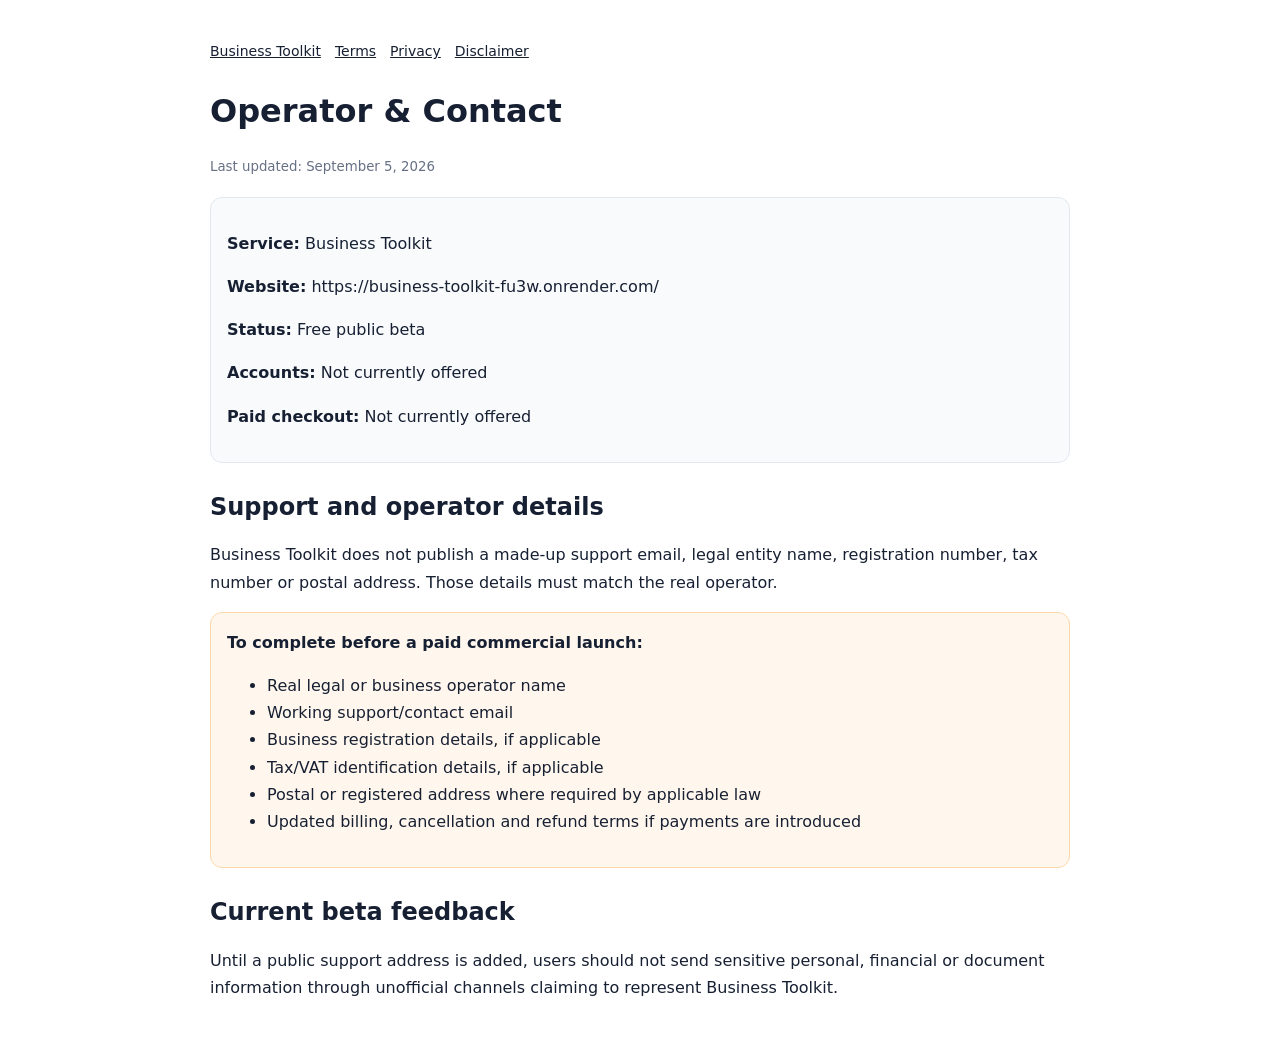
<file: contact.html>
<!doctype html>
<html lang="en">
<head>
  <meta charset="utf-8">
  <meta name="viewport" content="width=device-width,initial-scale=1">
  <meta name="robots" content="index,follow">
  <title>Operator & Contact — Business Toolkit</title>
  <meta name="description" content="Current operator and contact status for the Business Toolkit public beta.">
  <style>
    body{font-family:system-ui,-apple-system,Segoe UI,sans-serif;max-width:860px;margin:40px auto;padding:0 20px;line-height:1.7;color:#172033}
    a{color:#172033}h1,h2{line-height:1.2}h2{margin-top:30px}small{color:#667085}.box{background:#f8fafc;border:1px solid #e3e8ef;border-radius:12px;padding:16px;margin:18px 0}.todo{background:#fff7ed;border:1px solid #fed7aa;border-radius:12px;padding:16px}
    nav{display:flex;gap:14px;flex-wrap:wrap;margin-bottom:28px;font-size:14px}
  </style>
</head>
<body>
  <nav><a href="/">Business Toolkit</a><a href="terms.html">Terms</a><a href="privacy.html">Privacy</a><a href="disclaimer.html">Disclaimer</a></nav>
  <h1>Operator & Contact</h1>
  <small>Last updated: September 5, 2026</small>

  <div class="box">
    <p><strong>Service:</strong> Business Toolkit</p>
    <p><strong>Website:</strong> https://business-toolkit-fu3w.onrender.com/</p>
    <p><strong>Status:</strong> Free public beta</p>
    <p><strong>Accounts:</strong> Not currently offered</p>
    <p><strong>Paid checkout:</strong> Not currently offered</p>
  </div>

  <h2>Support and operator details</h2>
  <p>Business Toolkit does not publish a made-up support email, legal entity name, registration number, tax number or postal address. Those details must match the real operator.</p>

  <div class="todo">
    <strong>To complete before a paid commercial launch:</strong>
    <ul>
      <li>Real legal or business operator name</li>
      <li>Working support/contact email</li>
      <li>Business registration details, if applicable</li>
      <li>Tax/VAT identification details, if applicable</li>
      <li>Postal or registered address where required by applicable law</li>
      <li>Updated billing, cancellation and refund terms if payments are introduced</li>
    </ul>
  </div>

  <h2>Current beta feedback</h2>
  <p>Until a public support address is added, users should not send sensitive personal, financial or document information through unofficial channels claiming to represent Business Toolkit.</p>
</body>
</html>
</file>
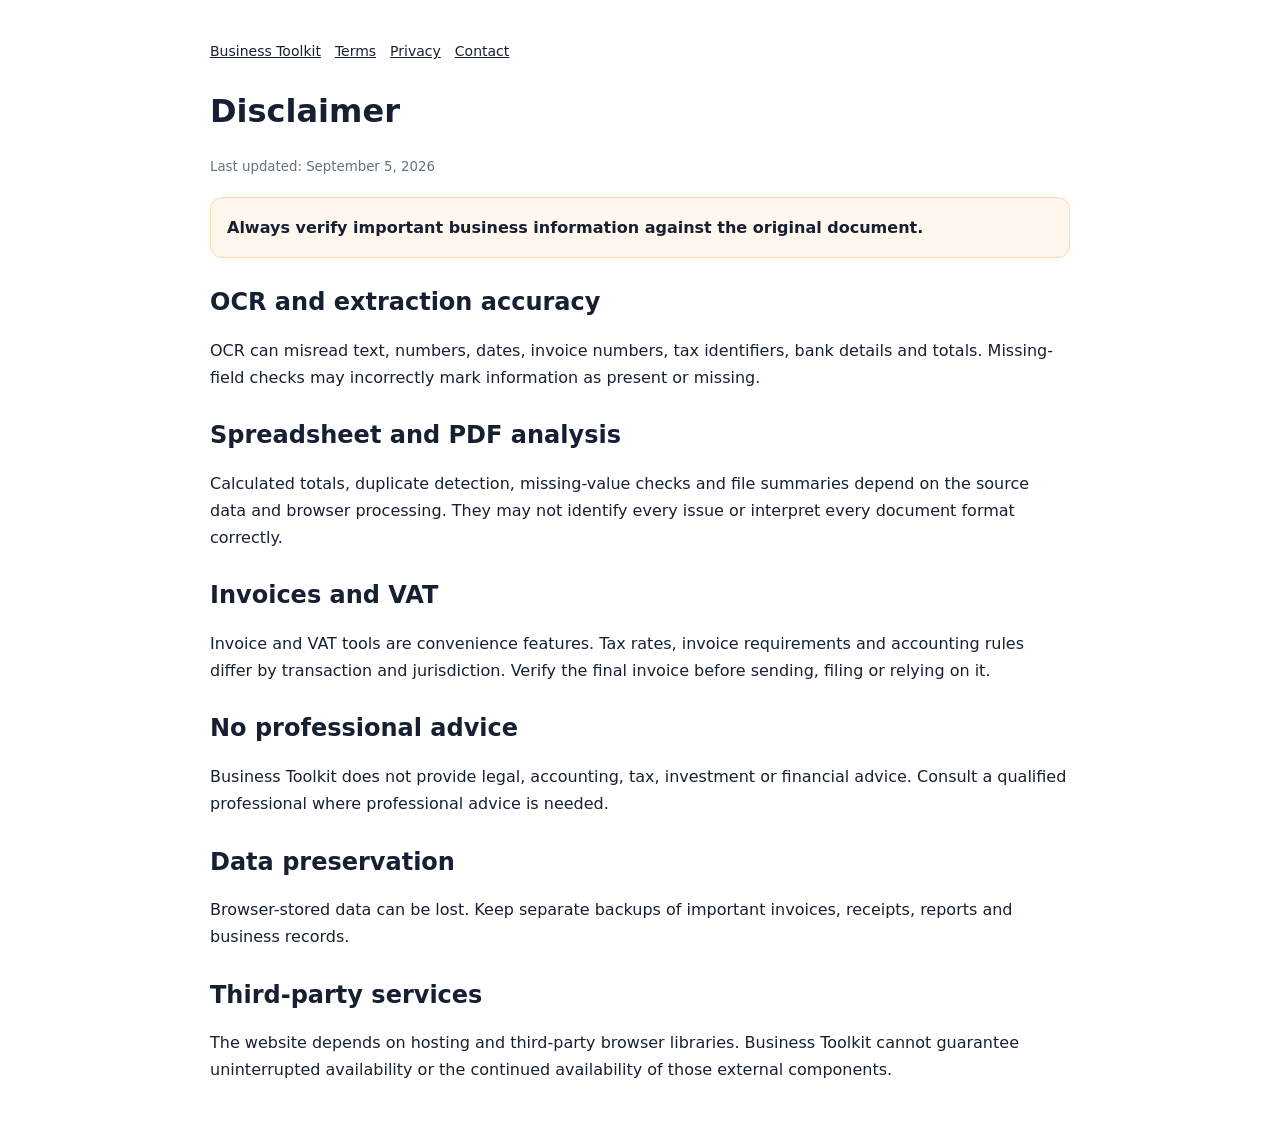
<file: disclaimer.html>
<!doctype html>
<html lang="en">
<head>
  <meta charset="utf-8">
  <meta name="viewport" content="width=device-width,initial-scale=1">
  <meta name="robots" content="index,follow">
  <title>Disclaimer — Business Toolkit</title>
  <meta name="description" content="Important accuracy, OCR, tax, accounting and financial disclaimers for Business Toolkit.">
  <style>
    body{font-family:system-ui,-apple-system,Segoe UI,sans-serif;max-width:860px;margin:40px auto;padding:0 20px;line-height:1.7;color:#172033}
    a{color:#172033}h1,h2{line-height:1.2}h2{margin-top:30px}small{color:#667085}.warn{background:#fff7ed;border:1px solid #fed7aa;border-radius:12px;padding:16px;margin:18px 0}
    nav{display:flex;gap:14px;flex-wrap:wrap;margin-bottom:28px;font-size:14px}
  </style>
</head>
<body>
  <nav><a href="/">Business Toolkit</a><a href="terms.html">Terms</a><a href="privacy.html">Privacy</a><a href="contact.html">Contact</a></nav>
  <h1>Disclaimer</h1>
  <small>Last updated: September 5, 2026</small>

  <div class="warn"><strong>Always verify important business information against the original document.</strong></div>

  <h2>OCR and extraction accuracy</h2>
  <p>OCR can misread text, numbers, dates, invoice numbers, tax identifiers, bank details and totals. Missing-field checks may incorrectly mark information as present or missing.</p>

  <h2>Spreadsheet and PDF analysis</h2>
  <p>Calculated totals, duplicate detection, missing-value checks and file summaries depend on the source data and browser processing. They may not identify every issue or interpret every document format correctly.</p>

  <h2>Invoices and VAT</h2>
  <p>Invoice and VAT tools are convenience features. Tax rates, invoice requirements and accounting rules differ by transaction and jurisdiction. Verify the final invoice before sending, filing or relying on it.</p>

  <h2>No professional advice</h2>
  <p>Business Toolkit does not provide legal, accounting, tax, investment or financial advice. Consult a qualified professional where professional advice is needed.</p>

  <h2>Data preservation</h2>
  <p>Browser-stored data can be lost. Keep separate backups of important invoices, receipts, reports and business records.</p>

  <h2>Third-party services</h2>
  <p>The website depends on hosting and third-party browser libraries. Business Toolkit cannot guarantee uninterrupted availability or the continued availability of those external components.</p>
</body>
</html>
</file>
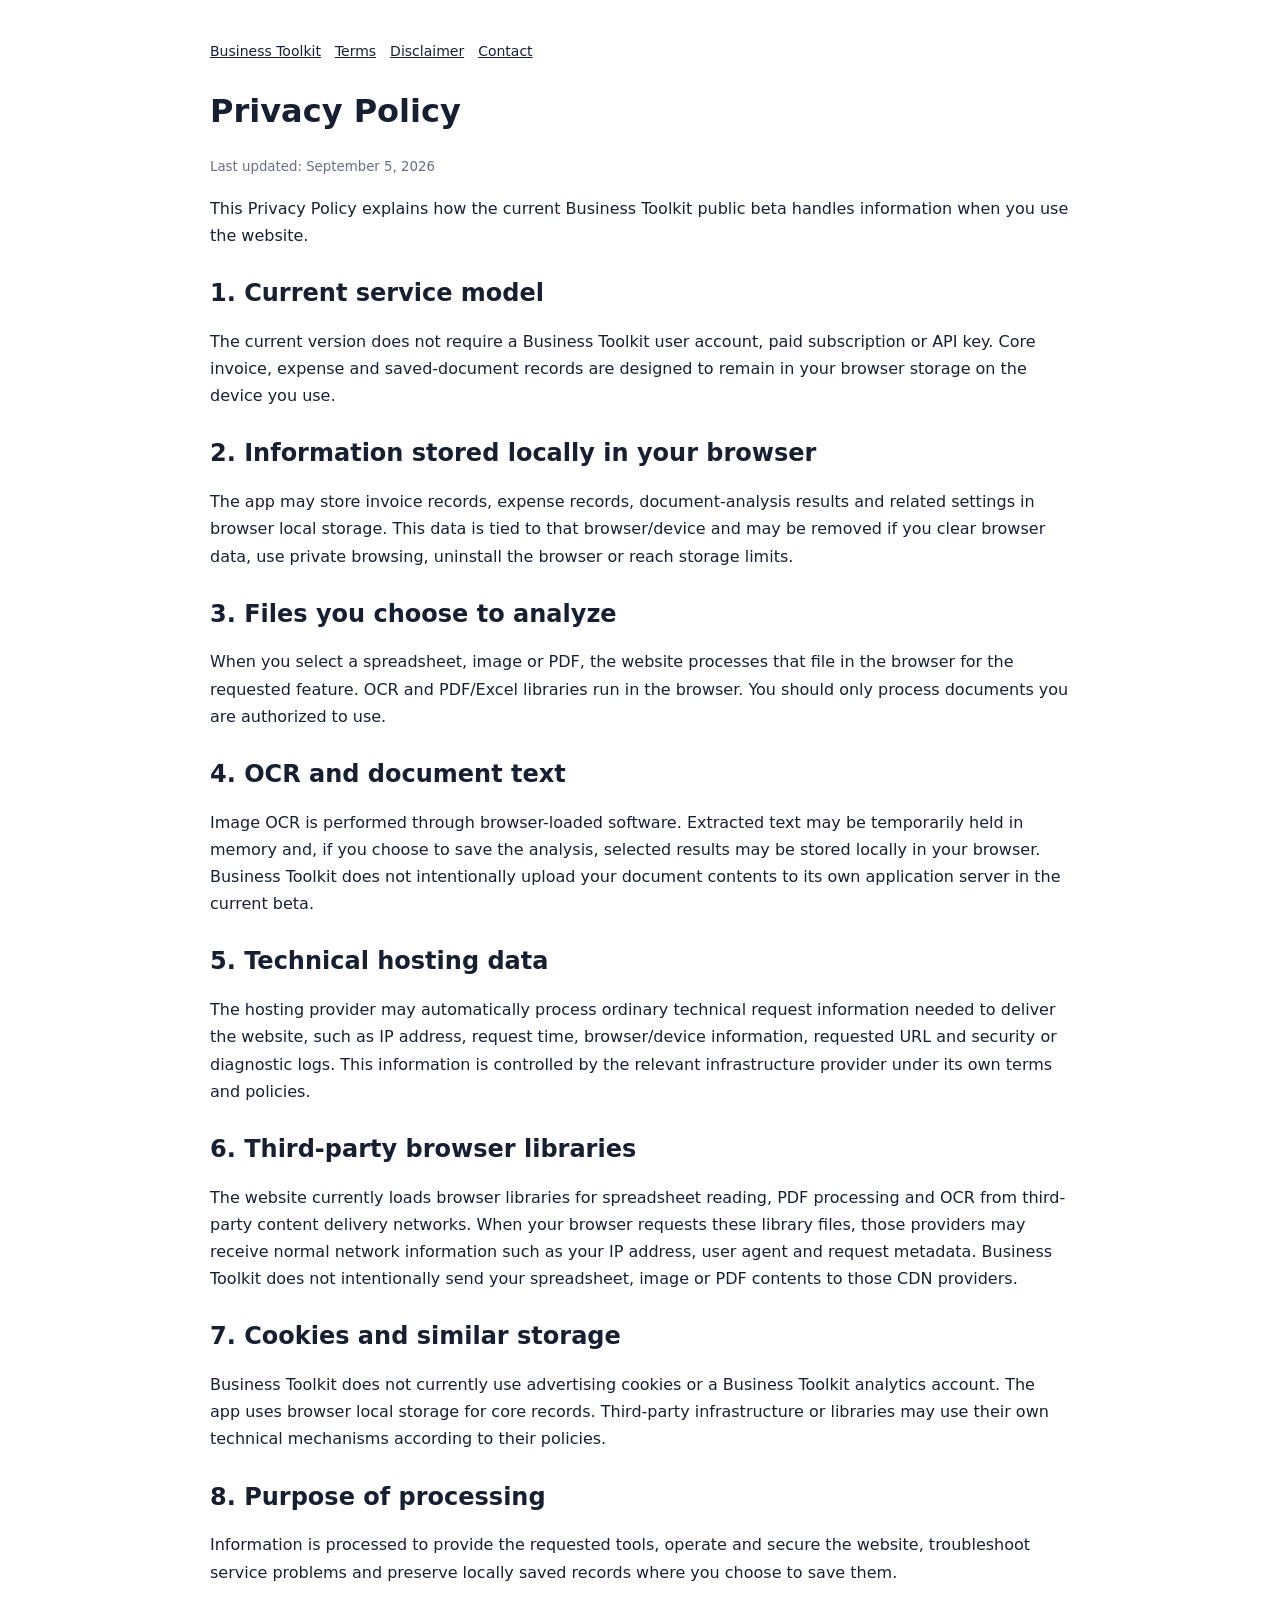
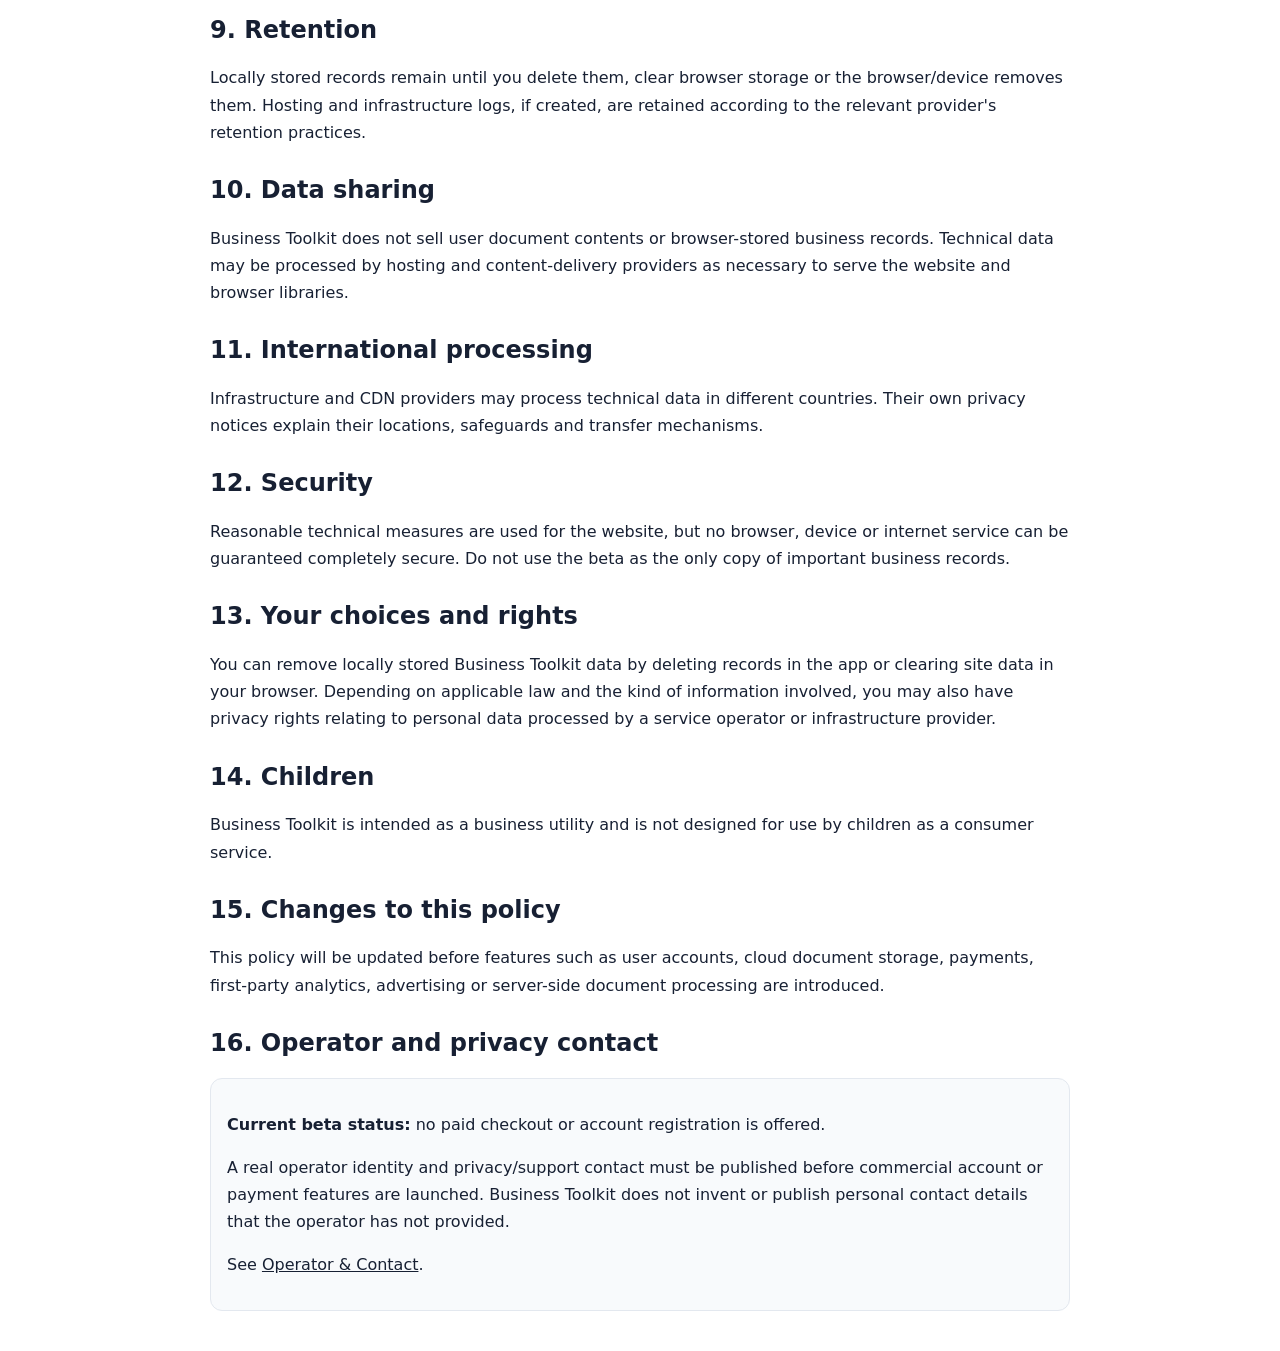
<file: privacy.html>
<!doctype html>
<html lang="en">
<head>
  <meta charset="utf-8">
  <meta name="viewport" content="width=device-width,initial-scale=1">
  <meta name="robots" content="index,follow">
  <title>Privacy Policy — Business Toolkit</title>
  <meta name="description" content="Privacy Policy for Business Toolkit covering local browser storage, uploaded files, OCR, hosting logs and third-party browser libraries.">
  <style>
    body{font-family:system-ui,-apple-system,Segoe UI,sans-serif;max-width:860px;margin:40px auto;padding:0 20px;line-height:1.7;color:#172033}
    a{color:#172033}h1,h2{line-height:1.2}h2{margin-top:30px}small,.muted{color:#667085}.box{background:#f8fafc;border:1px solid #e3e8ef;border-radius:12px;padding:16px;margin:18px 0}
    nav{display:flex;gap:14px;flex-wrap:wrap;margin-bottom:28px;font-size:14px}
  </style>
</head>
<body>
  <nav><a href="/">Business Toolkit</a><a href="terms.html">Terms</a><a href="disclaimer.html">Disclaimer</a><a href="contact.html">Contact</a></nav>
  <h1>Privacy Policy</h1>
  <small>Last updated: September 5, 2026</small>

  <p>This Privacy Policy explains how the current Business Toolkit public beta handles information when you use the website.</p>

  <h2>1. Current service model</h2>
  <p>The current version does not require a Business Toolkit user account, paid subscription or API key. Core invoice, expense and saved-document records are designed to remain in your browser storage on the device you use.</p>

  <h2>2. Information stored locally in your browser</h2>
  <p>The app may store invoice records, expense records, document-analysis results and related settings in browser local storage. This data is tied to that browser/device and may be removed if you clear browser data, use private browsing, uninstall the browser or reach storage limits.</p>

  <h2>3. Files you choose to analyze</h2>
  <p>When you select a spreadsheet, image or PDF, the website processes that file in the browser for the requested feature. OCR and PDF/Excel libraries run in the browser. You should only process documents you are authorized to use.</p>

  <h2>4. OCR and document text</h2>
  <p>Image OCR is performed through browser-loaded software. Extracted text may be temporarily held in memory and, if you choose to save the analysis, selected results may be stored locally in your browser. Business Toolkit does not intentionally upload your document contents to its own application server in the current beta.</p>

  <h2>5. Technical hosting data</h2>
  <p>The hosting provider may automatically process ordinary technical request information needed to deliver the website, such as IP address, request time, browser/device information, requested URL and security or diagnostic logs. This information is controlled by the relevant infrastructure provider under its own terms and policies.</p>

  <h2>6. Third-party browser libraries</h2>
  <p>The website currently loads browser libraries for spreadsheet reading, PDF processing and OCR from third-party content delivery networks. When your browser requests these library files, those providers may receive normal network information such as your IP address, user agent and request metadata. Business Toolkit does not intentionally send your spreadsheet, image or PDF contents to those CDN providers.</p>

  <h2>7. Cookies and similar storage</h2>
  <p>Business Toolkit does not currently use advertising cookies or a Business Toolkit analytics account. The app uses browser local storage for core records. Third-party infrastructure or libraries may use their own technical mechanisms according to their policies.</p>

  <h2>8. Purpose of processing</h2>
  <p>Information is processed to provide the requested tools, operate and secure the website, troubleshoot service problems and preserve locally saved records where you choose to save them.</p>

  <h2>9. Retention</h2>
  <p>Locally stored records remain until you delete them, clear browser storage or the browser/device removes them. Hosting and infrastructure logs, if created, are retained according to the relevant provider's retention practices.</p>

  <h2>10. Data sharing</h2>
  <p>Business Toolkit does not sell user document contents or browser-stored business records. Technical data may be processed by hosting and content-delivery providers as necessary to serve the website and browser libraries.</p>

  <h2>11. International processing</h2>
  <p>Infrastructure and CDN providers may process technical data in different countries. Their own privacy notices explain their locations, safeguards and transfer mechanisms.</p>

  <h2>12. Security</h2>
  <p>Reasonable technical measures are used for the website, but no browser, device or internet service can be guaranteed completely secure. Do not use the beta as the only copy of important business records.</p>

  <h2>13. Your choices and rights</h2>
  <p>You can remove locally stored Business Toolkit data by deleting records in the app or clearing site data in your browser. Depending on applicable law and the kind of information involved, you may also have privacy rights relating to personal data processed by a service operator or infrastructure provider.</p>

  <h2>14. Children</h2>
  <p>Business Toolkit is intended as a business utility and is not designed for use by children as a consumer service.</p>

  <h2>15. Changes to this policy</h2>
  <p>This policy will be updated before features such as user accounts, cloud document storage, payments, first-party analytics, advertising or server-side document processing are introduced.</p>

  <h2>16. Operator and privacy contact</h2>
  <div class="box">
    <p><strong>Current beta status:</strong> no paid checkout or account registration is offered.</p>
    <p>A real operator identity and privacy/support contact must be published before commercial account or payment features are launched. Business Toolkit does not invent or publish personal contact details that the operator has not provided.</p>
    <p>See <a href="contact.html">Operator & Contact</a>.</p>
  </div>
</body>
</html>
</file>
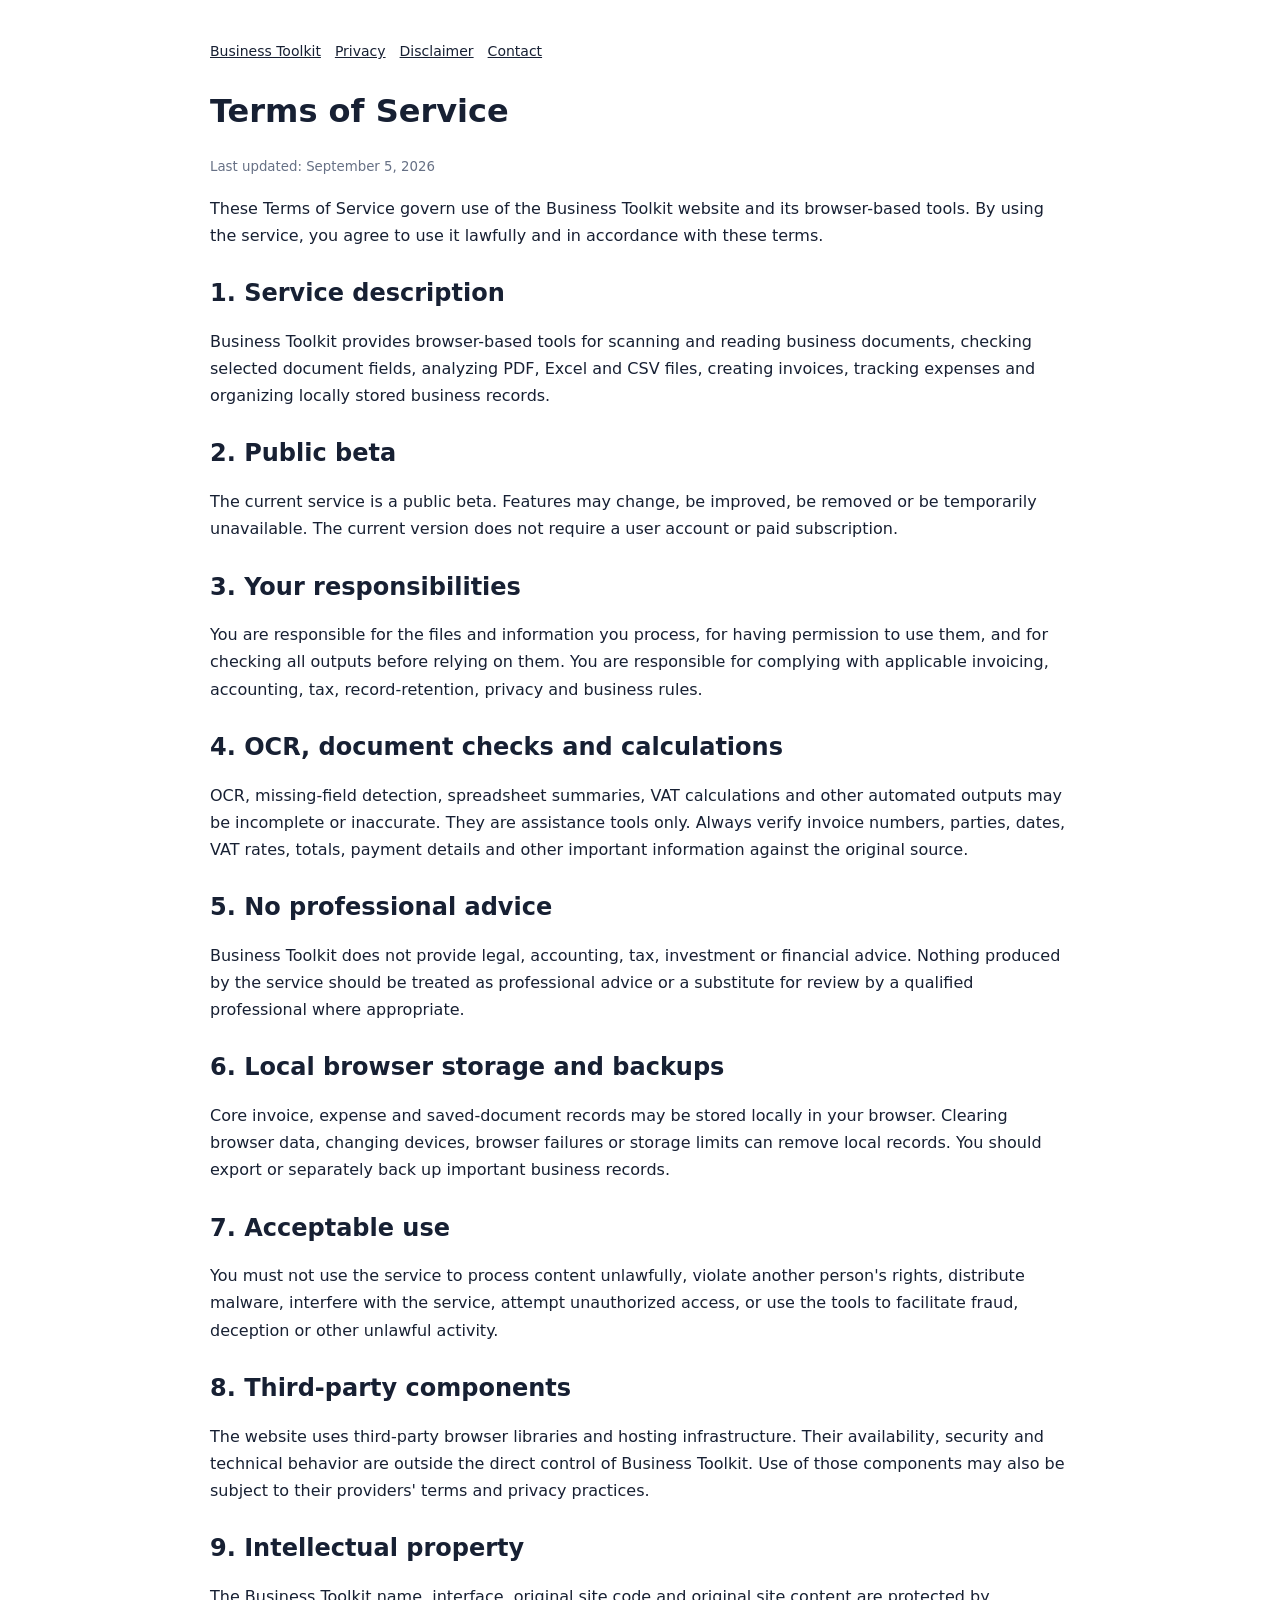
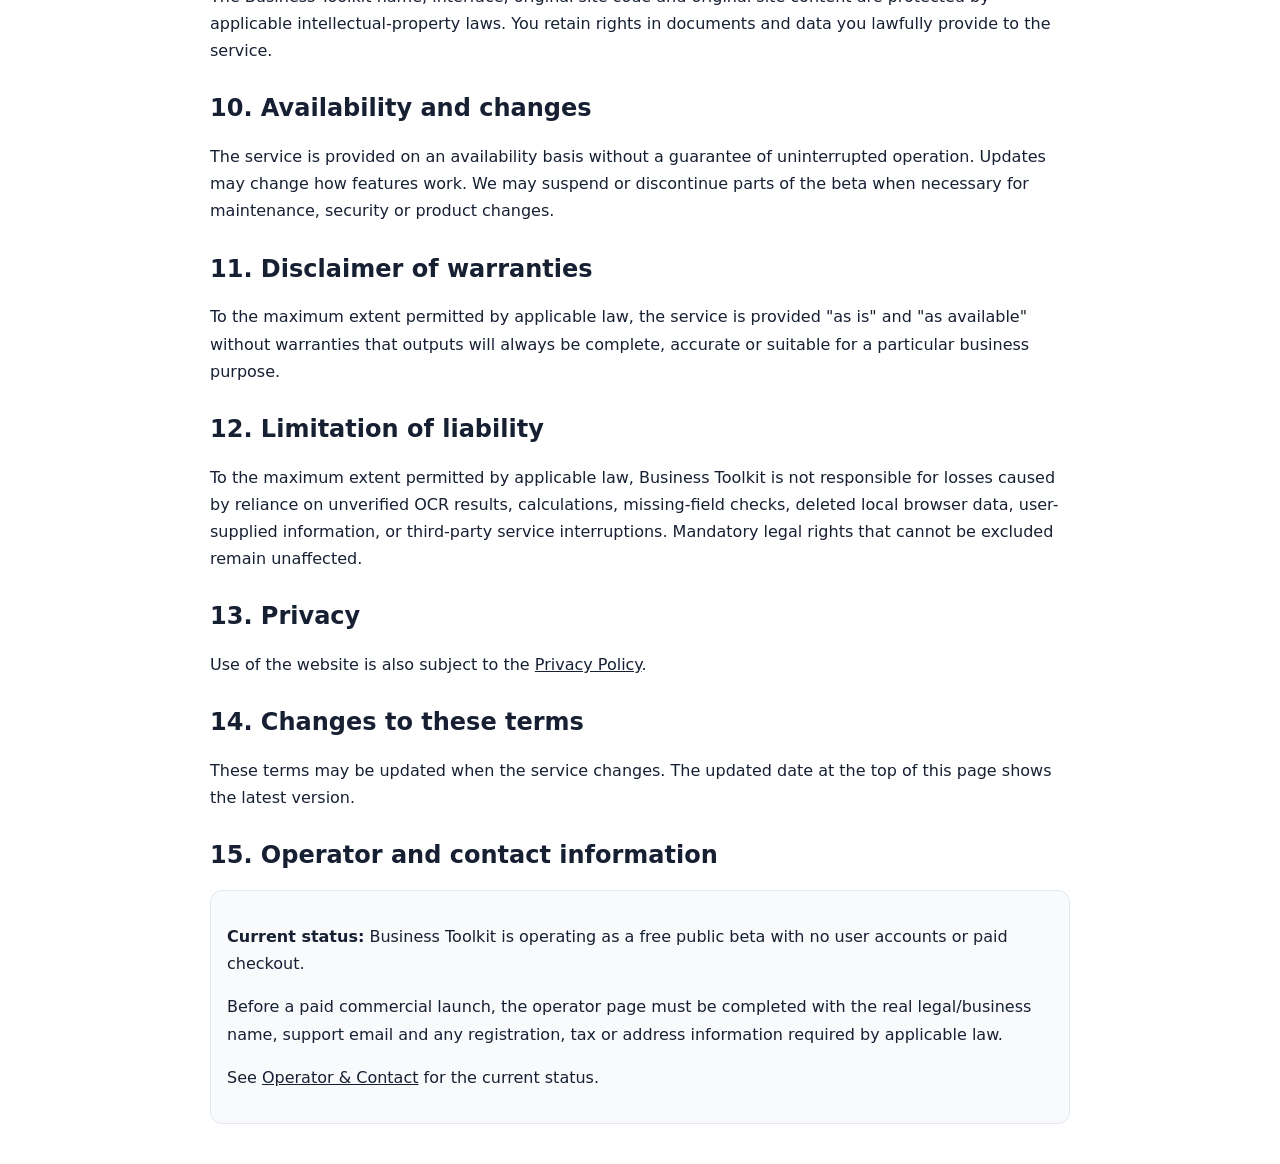
<file: terms.html>
<!doctype html>
<html lang="en">
<head>
  <meta charset="utf-8">
  <meta name="viewport" content="width=device-width,initial-scale=1">
  <meta name="robots" content="index,follow">
  <title>Terms of Service — Business Toolkit</title>
  <meta name="description" content="Terms of Service for Business Toolkit, including acceptable use, document accuracy, local storage and service limitations.">
  <style>
    body{font-family:system-ui,-apple-system,Segoe UI,sans-serif;max-width:860px;margin:40px auto;padding:0 20px;line-height:1.7;color:#172033}
    a{color:#172033}h1,h2{line-height:1.2}h2{margin-top:30px}small,.muted{color:#667085}.box{background:#f8fafc;border:1px solid #e3e8ef;border-radius:12px;padding:16px;margin:18px 0}
    nav{display:flex;gap:14px;flex-wrap:wrap;margin-bottom:28px;font-size:14px}
  </style>
</head>
<body>
  <nav><a href="/">Business Toolkit</a><a href="privacy.html">Privacy</a><a href="disclaimer.html">Disclaimer</a><a href="contact.html">Contact</a></nav>
  <h1>Terms of Service</h1>
  <small>Last updated: September 5, 2026</small>

  <p>These Terms of Service govern use of the Business Toolkit website and its browser-based tools. By using the service, you agree to use it lawfully and in accordance with these terms.</p>

  <h2>1. Service description</h2>
  <p>Business Toolkit provides browser-based tools for scanning and reading business documents, checking selected document fields, analyzing PDF, Excel and CSV files, creating invoices, tracking expenses and organizing locally stored business records.</p>

  <h2>2. Public beta</h2>
  <p>The current service is a public beta. Features may change, be improved, be removed or be temporarily unavailable. The current version does not require a user account or paid subscription.</p>

  <h2>3. Your responsibilities</h2>
  <p>You are responsible for the files and information you process, for having permission to use them, and for checking all outputs before relying on them. You are responsible for complying with applicable invoicing, accounting, tax, record-retention, privacy and business rules.</p>

  <h2>4. OCR, document checks and calculations</h2>
  <p>OCR, missing-field detection, spreadsheet summaries, VAT calculations and other automated outputs may be incomplete or inaccurate. They are assistance tools only. Always verify invoice numbers, parties, dates, VAT rates, totals, payment details and other important information against the original source.</p>

  <h2>5. No professional advice</h2>
  <p>Business Toolkit does not provide legal, accounting, tax, investment or financial advice. Nothing produced by the service should be treated as professional advice or a substitute for review by a qualified professional where appropriate.</p>

  <h2>6. Local browser storage and backups</h2>
  <p>Core invoice, expense and saved-document records may be stored locally in your browser. Clearing browser data, changing devices, browser failures or storage limits can remove local records. You should export or separately back up important business records.</p>

  <h2>7. Acceptable use</h2>
  <p>You must not use the service to process content unlawfully, violate another person's rights, distribute malware, interfere with the service, attempt unauthorized access, or use the tools to facilitate fraud, deception or other unlawful activity.</p>

  <h2>8. Third-party components</h2>
  <p>The website uses third-party browser libraries and hosting infrastructure. Their availability, security and technical behavior are outside the direct control of Business Toolkit. Use of those components may also be subject to their providers' terms and privacy practices.</p>

  <h2>9. Intellectual property</h2>
  <p>The Business Toolkit name, interface, original site code and original site content are protected by applicable intellectual-property laws. You retain rights in documents and data you lawfully provide to the service.</p>

  <h2>10. Availability and changes</h2>
  <p>The service is provided on an availability basis without a guarantee of uninterrupted operation. Updates may change how features work. We may suspend or discontinue parts of the beta when necessary for maintenance, security or product changes.</p>

  <h2>11. Disclaimer of warranties</h2>
  <p>To the maximum extent permitted by applicable law, the service is provided "as is" and "as available" without warranties that outputs will always be complete, accurate or suitable for a particular business purpose.</p>

  <h2>12. Limitation of liability</h2>
  <p>To the maximum extent permitted by applicable law, Business Toolkit is not responsible for losses caused by reliance on unverified OCR results, calculations, missing-field checks, deleted local browser data, user-supplied information, or third-party service interruptions. Mandatory legal rights that cannot be excluded remain unaffected.</p>

  <h2>13. Privacy</h2>
  <p>Use of the website is also subject to the <a href="privacy.html">Privacy Policy</a>.</p>

  <h2>14. Changes to these terms</h2>
  <p>These terms may be updated when the service changes. The updated date at the top of this page shows the latest version.</p>

  <h2>15. Operator and contact information</h2>
  <div class="box">
    <p><strong>Current status:</strong> Business Toolkit is operating as a free public beta with no user accounts or paid checkout.</p>
    <p>Before a paid commercial launch, the operator page must be completed with the real legal/business name, support email and any registration, tax or address information required by applicable law.</p>
    <p>See <a href="contact.html">Operator & Contact</a> for the current status.</p>
  </div>
</body>
</html>
</file>
